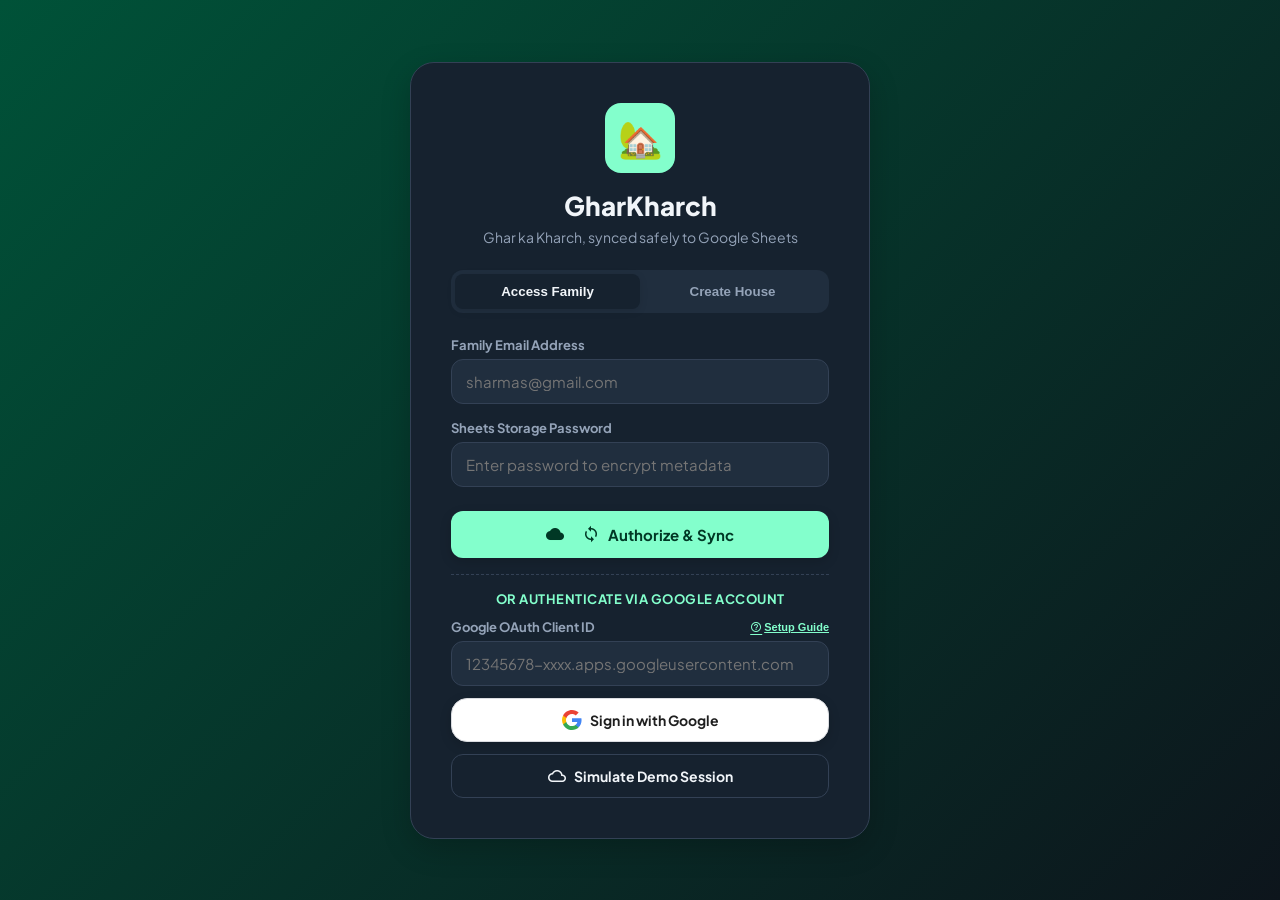
<file: index.html>
<!DOCTYPE html>
<html lang="en" data-theme="dark">
<head>
    <meta charset="UTF-8">
    <meta name="viewport" content="width=device-width, initial-scale=1.0">
    <title>GharKharch - Indian Household Expense Tracker & Google Sheets Backup Manager</title>
    
    <!-- Robust Search Engine Optimization (SEO) Meta Tags -->
    <meta name="description" content="Manage your household budget with GharKharch. Track category expenses daily, compare month-over-month spends in INR, and sync securely to Google Sheets backups.">
    <meta name="keywords" content="GharKharch, Expense Tracker, Indian Household Budget, Google Sheets Expense Tracker, Daily Spend Tracker, Home Accounts Manager, INR Budgeting App">
    <meta name="author" content="GharKharch Team">
    <link rel="canonical" href="https://zone59501.github.io/gharkharch/">
    <link rel="icon" type="image/png" href="https://img.icons8.com/emoji/96/home-emoji.png">
    <script src="https://accounts.google.com/gsi/client" async defer></script>

    <!-- Open Graph / Meta Protocol for Rich Snippets -->
    <meta property="og:type" content="website">
    <meta property="og:url" content="https://zone59501.github.io/gharkharch/">
    <meta property="og:title" content="GharKharch - Household Finance Tracker with Cloud Sheets Integration">
    <meta property="og:description" content="Elegant and modern offline-first Indian home spend database tracker. Log daily cash, card, and UPI transactions with instant visual analysis grids.">
    <meta property="og:image" content="https://images.unsplash.com/photo-1559526324-4b87b5e36e44?auto=format&fit=crop&q=80&w=1200&h=630">

    <!-- Twitter Cards Integration -->
    <meta name="twitter:card" content="summary_large_image">
    <meta name="twitter:title" content="GharKharch - Daily Household budgeting">
    <meta name="twitter:description" content="Offline-first INR budget with custom responsive Material 3 UI.">
    <meta name="twitter:image" content="https://images.unsplash.com/photo-1559526324-4b87b5e36e44?auto=format&fit=crop&q=80&w=1200&h=630">

    <!-- Structured JSON-LD Metadata (Schema.org Schema) -->
    <script type="application/ld+json">
    {
      "@context": "https://schema.org",
      "@type": "WebApplication",
      "name": "GharKharch",
      "description": "An offline-first household expense tracker tailored for Indian homes with category budgets, analytics, and automated Google Sheets sync.",
      "applicationCategory": "FinanceApplication",
      "operatingSystem": "All",
      "offers": {
        "@type": "Offer",
        "price": "0.00",
        "priceCurrency": "INR"
      },
      "featureList": [
        "Interactive Monthly Spends Dashboard",
        "Automated Google Sheets Cloud Sync",
        "Indian Commas Currency System Formatting",
        "Detailed Categorized Domestic Budgets",
        "UPI and Cash Payment Method Trackers"
      ]
    }
    </script>

    <!-- UI Materials and System Style Embeds -->
    <link href="https://fonts.googleapis.com/icon?family=Material+Icons" rel="stylesheet">
    <link rel="stylesheet" href="css/style.css">
</head>
<body>

    <!-- 1. AUTHENTICATION SHELL WRAPPER -->
    <div id="auth-screen-root" class="auth-container">
        <main class="auth-card" aria-label="Credential Portal">
            <div class="auth-logo-badge" aria-hidden="true">🏡</div>
            <h1 class="auth-title">GharKharch</h1>
            <p class="auth-subtitle">Ghar ka Kharch, synced safely to Google Sheets</p>

            <div class="auth-tab-switch" role="tablist">
                <button id="tab-login" class="auth-tab-btn active" role="tab" aria-selected="true">Access Family</button>
                <button id="tab-signup" class="auth-tab-btn" role="tab" aria-selected="false">Create House</button>
            </div>

            <form id="auth-form" novalidate>
                <div class="form-group" id="name-group" style="display: none;">
                    <label class="form-label" for="auth-name">Family Head/Name</label>
                    <input type="text" id="auth-name" class="input-field" placeholder="Sharma Household / Rajesh Kumar">
                </div>

                <div class="form-group">
                    <label class="form-label" for="auth-email">Family Email Address</label>
                    <input type="email" id="auth-email" class="input-field" placeholder="sharmas@gmail.com" required>
                </div>

                <div class="form-group">
                    <label class="form-label" for="auth-password">Sheets Storage Password</label>
                    <input type="password" id="auth-password" class="input-field" placeholder="Enter password to encrypt metadata" required>
                </div>

                <button type="submit" id="auth-submit-btn" class="btn-primary" style="margin-top:24px;">
                    <i class="material-icons" style="font-size:18px;">cloud_sync</i>
                    <span id="submit-btn-text">Authorize & Sync</span>
                </button>
            </form>

            <!-- Google OAuth Sign-In Panel -->
            <div class="google-auth-section" style="margin-top: 16px; border-top: 1px dashed var(--outline); padding-top: 16px; width: 100%;">
                <p class="auth-subtitle" style="margin-bottom: 12px; font-weight: 700; font-size: 13px; text-transform: uppercase; letter-spacing: 0.5px; color: var(--primary);">
                    Or Authenticate via Google Account
                </p>
                
                <div class="form-group" style="margin-bottom: 12px;">
                    <div style="display:flex; justify-content:space-between; align-items:center; margin-bottom: 6px;">
                        <label class="form-label" for="google-client-input" style="margin-bottom:0;">Google OAuth Client ID</label>
                        <button type="button" id="toggle-client-info" style="background:none; border:none; color:var(--primary); font-size:11px; font-weight:700; cursor:pointer; text-decoration:underline; display:inline-flex; align-items:center; gap:2px;">
                            <i class="material-icons" style="font-size:12px;">help_outline</i> Setup Guide
                        </button>
                    </div>
                    <input type="text" id="google-client-input" class="input-field" placeholder="12345678-xxxx.apps.googleusercontent.com">
                    
                    <div id="client-info-box" style="display:none; background: var(--surface-variant); padding: 12px; border-radius: var(--radius-md); margin-top: 8px; border: 1px solid var(--outline); font-size: 11px; line-height: 1.5; color: var(--on-surface-variant);">
                        <strong>3 Simple Steps to Create your Client ID:</strong>
                        <ol style="margin-top: 6px; padding-left: 14px;">
                            <li>Visit <a href="https://console.cloud.google.com/" target="_blank" style="color:var(--primary); font-weight:700; text-decoration: underline;">Google Cloud Console</a>.</li>
                            <li>Enable <strong>Google Sheets API</strong> &amp; <strong>Google Drive API</strong> inside your API Library.</li>
                            <li>Go to credentials, click <strong>Create Credentials &gt; OAuth client ID</strong> (Web application) and add <code style="font-family: var(--font-mono); background: rgba(255,255,255,0.08); padding: 2px 4px; border-radius: 4px;" id="current-origin-placeholder">http://localhost</code> to <strong>Authorized JavaScript origins</strong>.</li>
                        </ol>
                    </div>
                </div>

                <button type="button" id="google-signin-btn" class="btn-primary" style="background-color: #ffffff; color: #1f1f1f; display: flex; align-items: center; justify-content: center; gap: 8px; margin-top: 8px; border: 1px solid #dadce0; width: 100%; height:44px; border-radius:var(--radius-lg); cursor:pointer;">
                    <svg width="20" height="20" viewBox="0 0 18 18" style="flex-shrink:0;">
                        <path fill="#4285F4" d="M17.6 9.2c0-.6-.05-1.2-.15-1.8H9v3.4h4.8c-.2 1.1-.8 2-1.8 2.6v2.2h2.9c1.7-1.6 2.7-3.9 2.7-6.4z"/>
                        <path fill="#34A853" d="M9 18c2.4 0 4.5-.8 6-2.2l-2.9-2.2c-.8.5-1.8.9-3.1.9-2.4 0-4.4-1.6-5.1-3.8H1v2.3C2.5 16 5.5 18 9 18z"/>
                        <path fill="#FBBC05" d="M3.9 10.7c-.2-.5-.3-1.1-.3-1.7s.1-1.2.3-1.7V5H1C.4 6.2 0 7.6 0 9s.4 2.8 1 4l2.9-2.3z"/>
                        <path fill="#EA4335" d="M9 3.6c1.3 0 2.5.5 3.4 1.3l2.6-2.6C13.4 1 11.4 0 9 0 5.5 0 2.5 2 1 5l2.9 2.3c.7-2.2 2.7-3.7 5.1-3.7z"/>
                    </svg>
                    <span style="font-family: inherit; font-size: 14px; font-weight: 700; color:#1f1f1f;">Sign in with Google</span>
                </button>
            </div>

            <button id="auth-demo-btn" class="btn-outline" style="margin-top: 12px; width: 100%;">
                <i class="material-icons" style="font-size:18px;">cloud_queue</i>
                <span>Simulate Demo Session</span>
            </button>
        </main>
    </div>

    <!-- 2. FULL INTERNAL APP SHELL WRAPPER (HIDDEN UNTIL AUTHENTICATED) -->
    <div id="app-screen-root" class="app-container" style="display: none;">
        
        <!-- Sidebar Navigation (Desktop Device Sizes) -->
        <nav class="sidebar" aria-label="Primary Navigation">
            <div>
                <div class="brand-wrapper">
                    <span class="brand-logo" aria-hidden="true">🏡</span>
                    <span class="brand-title">GharKharch</span>
                </div>
                <ul class="nav-links">
                    <li><a href="#" class="nav-item active" data-target="dashboard-page"><i class="material-icons">dashboard</i>Dashboard</a></li>
                    <li><a href="#" class="nav-item" data-target="reports-page"><i class="material-icons">history</i>Family Logs</a></li>
                    <li><a href="#" class="nav-item" data-target="settings-page"><i class="material-icons">settings</i>Settings</a></li>
                </ul>
            </div>
            
            <div class="nav-footer">
                <div class="user-profile-badge">
                    <div id="user-avatar" class="user-avatar">?</div>
                    <div class="user-meta-info">
                        <span id="user-display-name" class="user-meta-name">Loading...</span>
                        <span id="user-display-email" class="user-meta-email">Loading...</span>
                    </div>
                </div>
            </div>
        </nav>

        <!-- Right Side Panel Host -->
        <div class="main-wrapper">
            <header class="top-header">
                <div class="header-meta">
                    <h2 id="top-title" style="font-size:18px; font-weight:800;">Household Dashboard</h2>
                </div>
                <div class="header-action-panel">
                    <span id="clock-timestamp" style="font-size:12px; font-weight:700; color:var(--on-surface-variant); background:var(--surface-variant); padding:6px 12px; border-radius: var(--radius-sm);">UTC CLOCK</span>
                    <button id="theme-toggle-btn" class="btn-icon" aria-label="Toggle visual theme">
                        <i class="material-icons">light_mode</i>
                    </button>
                </div>
            </header>

            <!-- A. DASHBOARD VIEW PAGE -->
            <main id="dashboard-page" class="page-view active" aria-label="Dashboard Overview">
                
                <!-- Quick onboarding banner if expenses lists are empty -->
                <section id="onboarding-card" class="onboard-dialog" style="display: none;" aria-label="Onboarding Banner">
                    <h3 class="onboard-title">Namaste! Welcome to GharKharch 🏡</h3>
                    <p class="onboard-desc">Ready to sync your monthly household budget? Prepopulate realistic domestic spends instantly or log your own expenses manually.</p>
                    <div class="onboard-actions">
                        <button id="onboard-demo-btn" class="btn-primary" style="width: auto; padding: 10px 20px;"><i class="material-icons">bolt</i>Load Preset Dataset</button>
                        <button id="onboard-add-btn" class="btn-outline" style="width: auto; margin-top:0;"><i class="material-icons">add</i>Add First Spend</button>
                    </div>
                </section>

                <!-- Metrics Counter Cards -->
                <section class="dashboard-grid" aria-label="Totals Counters">
                    <div class="metric-card today">
                        <div class="metric-header">
                            <span>TODAY SPENT</span>
                            <i class="material-icons" style="font-size:16px;">calendar_today</i>
                        </div>
                        <div id="metric-today-val" class="metric-value">₹0</div>
                    </div>
                    <div class="metric-card week">
                        <div class="metric-header">
                            <span>WEEKLY TOTAL</span>
                            <i class="material-icons" style="font-size:16px;">date_range</i>
                        </div>
                        <div id="metric-week-val" class="metric-value">₹0</div>
                    </div>
                    <div class="metric-card month">
                        <div class="metric-header" style="justify-content: space-between;">
                            <span>MONTH TOTAL</span>
                            <i class="material-icons" style="font-size:16px; color:var(--primary);">trending_up</i>
                        </div>
                        <div id="metric-month-val" class="metric-value">₹0</div>
                        <div id="metric-mom-indicator" class="indicator-row">
                            <!-- Populated Dynamically -->
                        </div>
                    </div>
                </section>

                <!-- Analytics Graphs Grid layout -->
                <section class="chart-container-row" aria-label="Spend Analytics Charts">
                    <div class="graph-card">
                        <h3 class="graph-title">Category Spends (This Month)</h3>
                        <div class="chart-donut-box">
                            <div class="donut-svg-col">
                                <svg width="150" height="150" viewBox="0 0 42 42" id="donut-chart-svg">
                                    <circle class="donut-hole" cx="21" cy="21" r="15.915" fill="transparent"></circle>
                                    <circle class="donut-ring" cx="21" cy="21" r="15.915" fill="transparent" stroke="var(--outline)" stroke-width="3"></circle>
                                    <!-- Dynamic segments appended in code -->
                                </svg>
                                <div class="donut-center-text">
                                    <span id="chart-total-outlay" class="donut-center-val">₹0</span>
                                    <span class="donut-center-lbl">Spent</span>
                                </div>
                            </div>
                            <div id="donut-legend" class="donut-legend-col">
                                <!-- Appended Dynamically -->
                            </div>
                        </div>
                    </div>

                    <div class="graph-card">
                        <h3 class="graph-title">Daily Trend (Last 7 Days)</h3>
                        <div id="bar-chart-bars" class="bar-chart-box">
                            <!-- Row of columns generated in JS -->
                        </div>
                    </div>
                </section>

                <section class="graph-card" aria-label="Spending Analysis">
                    <h3 class="graph-title">🔥 Major Expense Areas This Month</h3>
                    <div id="top-ranks-root" class="top-spending-ranks">
                        <!-- Dynamic ranks generated in JS -->
                    </div>
                </section>
            </main>

            <!-- B. REPORTS AND TRANSACTION LOGS -->
            <main id="reports-page" class="page-view" aria-label="Transaction Audit Records">
                <header style="margin-bottom:20px;">
                    <h2 style="font-size:22px; font-weight:800;">Household Ledger</h2>
                    <p style="font-size:13px; color:var(--on-surface-variant);">Filter, search, or review your transactions stored in safe sandboxed Room buffers.</p>
                </header>

                <section class="list-filters-toolbar" aria-label="Filters Panel">
                    <div class="search-icon-box">
                        <i class="material-icons">search</i>
                        <input type="text" id="filter-search" class="input-field" placeholder="Search notes or items...">
                    </div>
                    <select id="filter-category" class="input-field" aria-label="Filter expenses by Category">
                        <option value="">All Categories</option>
                        <!-- Filled in JS -->
                    </select>
                    <select id="filter-payment" class="input-field" aria-label="Filter expenses by Payment Method">
                        <option value="">All Payments</option>
                        <option value="UPI">UPI</option>
                        <option value="Cash">Cash</option>
                        <option value="Card">Card</option>
                        <option value="NetBanking">NetBanking</option>
                    </select>
                </section>

                <!-- Transactions table container -->
                <section class="table-scroller" aria-label="Expense Entries list">
                    <div id="expenses-scroller-root" class="expense-rows-container">
                        <!-- Populated inside app.js -->
                    </div>
                </section>
            </main>

            <!-- C. CONFIGURATION SETTINGS & LIVE CONSOLE TERMINAL -->
            <main id="settings-page" class="page-view" aria-label="Configuration System Settings">
                <div class="settings-grid">
                    
                    <div>
                        <!-- Google Sheets Core Module Setup -->
                        <section class="settings-group-card" aria-labelledby="sheets-config-title">
                            <h3 id="sheets-config-title" class="settings-title" style="margin-bottom:16px;">
                                <i class="material-icons" style="font-size:16px; vertical-align:middle; margin-right:4px;">cloud</i>Google Sheets Vault Backup
                            </h3>
                            
                            <div class="settings-meta-row">
                                <div class="settings-meta-label">Connected Family Member:</div>
                                <div id="settings-user-name" class="settings-meta-val">-</div>
                            </div>
                            <div class="settings-meta-row">
                                <div class="settings-meta-label">Family Registered Email:</div>
                                <div id="settings-user-email" class="settings-meta-val">-</div>
                            </div>
                            <div class="settings-meta-row" style="margin-bottom:24px;">
                                <div class="settings-meta-label">Active Backup Spreadsheet Registry ID:</div>
                                <div id="settings-spreadsheet-id" class="settings-meta-val" style="color:var(--primary); font-weight:700;">-</div>
                            </div>

                            <div class="settings-actions-panel">
                                <button id="sync-now-btn" class="btn-primary" style="flex:1;">
                                    <i class="material-icons">cloud_sync</i>Sync Now
                                </button>
                                <button id="logout-btn" class="btn-outline" style="flex:1; border-color:var(--tertiary); color:var(--tertiary); margin-top:0;">
                                    <i class="material-icons" style="color:var(--tertiary);">logout</i>Sign Out Profile
                                </button>
                            </div>
                        </section>

                        <!-- Custom OAuth configuration and database helper presets -->
                        <section class="settings-group-card" aria-label="Advanced settings">
                            <h3 class="settings-title" style="margin-bottom:16px;"><i class="material-icons" style="font-size:16px; vertical-align:middle; margin-right:4px;">vpn_key</i>Developers Token Options</h3>
                            <div class="form-group">
                                <label class="form-label" for="custom-oauth-token">Google Cloud Access Token</label>
                                <input type="password" id="custom-oauth-token" class="input-field" placeholder="Paste actual Google Bearer OAuth Access token">
                                <p style="font-size:11px; color:var(--on-surface-variant); margin-top:4px;">Leave empty to preserve our safe sandbox cloud emulator simulation sync which requires no Google APIs setup.</p>
                            </div>

                            <hr style="border:none; border-top:1px solid var(--outline); margin: 20px 0;">

                            <h4 style="font-size:14px; font-weight:700; margin-bottom:10px;">Preserve / Seed Backup Controls:</h4>
                            <div class="settings-actions-panel" style="margin-top:0;">
                                <button id="seed-data-btn" class="btn-outline" style="margin-top:0; border-color: var(--primary); color:var(--primary); flex:1;"><i class="material-icons" style="color:var(--primary);">library_add</i>Seed Preset Data</button>
                                <button id="wipe-data-btn" class="btn-outline" style="margin-top:0; border-color:var(--tertiary); color:var(--tertiary); flex:1;"><i class="material-icons" style="color:var(--tertiary);">delete_sweep</i>Wipe & Clear All Spends</button>
                            </div>
                        </section>
                    </div>

                    <!-- Monospace live sheets log terminal console -->
                    <section class="terminal-block" aria-labelledby="terminal-head">
                        <div class="terminal-header">
                            <h3 id="terminal-head" class="terminal-title">Google Sheets Live Terminal</h3>
                            <div id="terminal-beacon" class="terminal-node-beac"></div>
                        </div>
                        <div id="terminal-scroller" class="terminal-scroller-box">
                            <!-- Appended dynamically in real time -->
                        </div>
                    </section>
                </div>
            </main>
        </div>

        <!-- Float FAB quick add button -->
        <button id="global-fab-btn" class="fab-quick-add" aria-label="Aesthetic Quick Add Transaction" title="Log Spending">
            <i class="material-icons">add</i>
        </button>

        <!-- Dynamic Mobile bottom navigation bar -->
        <nav class="navigator-mobile-bar" aria-label="Mobile Navigator Grid">
            <div class="navigator-mobile-row">
                <button class="navigator-mobile-btn active" data-target="dashboard-page" aria-label="Dashboard Layout"><i class="material-icons">dashboard</i>Dashboard</button>
                <button class="navigator-mobile-btn" data-target="reports-page" aria-label="Ledger list"><i class="material-icons">history</i>Logs</button>
                <button class="navigator-mobile-btn" data-target="settings-page" aria-label="System config settings"><i class="material-icons">settings</i>Settings</button>
            </div>
        </nav>
    </div>

    <!-- 3. DIALOG MODALS -->
    <!-- Log Spend modal dialog form -->
    <div id="spend-modal" class="modal-backdrop" role="dialog" aria-modal="true" aria-labelledby="spend-modal-title">
        <div class="modal-card">
            <header class="modal-header">
                <h3 id="spend-modal-title" class="modal-title">Log New Spending Transaction</h3>
                <button class="modal-close-btn" id="close-spend-modal" aria-label="Close dialog"><i class="material-icons">close</i></button>
            </header>
            <form id="spend-form">
                <input type="hidden" id="edit-id-field">
                
                <div class="form-group">
                    <label class="form-label" for="spend-amount">Amount (Indian Rupees ₹)</label>
                    <input type="number" id="spend-amount" class="input-field" placeholder="e.g. 1500" min="1" step="any" required>
                </div>

                <div class="form-group">
                    <label class="form-label" for="spend-category">Household Category</label>
                    <select id="spend-category" class="input-field" required>
                        <!-- Category Options filled in JS -->
                    </select>
                </div>

                <div class="form-group">
                    <label class="form-label" for="spend-date">Transaction Date</label>
                    <input type="date" id="spend-date" class="input-field" required>
                </div>

                <div class="form-group">
                    <label class="form-label" for="spend-payment">Payment Mode</label>
                    <select id="spend-payment" class="input-field">
                        <option value="UPI">UPI Payment</option>
                        <option value="Cash">Cash Handover</option>
                        <option value="Card">Credit/Debit Card</option>
                        <option value="NetBanking">NetBanking / IME</option>
                    </select>
                </div>

                <div class="form-group">
                    <label class="form-label" for="spend-note">Description Notes</label>
                    <input type="text" id="spend-note" class="input-field" placeholder="e.g. Reliance Smart weekly vegetables and dry pulses">
                </div>

                <div class="modal-footer">
                    <button type="button" class="btn-outline" id="cancel-spend-modal" style="width:auto; margin-top:0;">Cancel</button>
                    <button type="submit" class="btn-primary" style="width:auto;">Save Log</button>
                </div>
            </form>
        </div>
    </div>

    <!-- Loading Screen or error state overlay -->
    <div id="toast-notify-root" style="position:fixed; bottom:24px; left:50%; transform:translateX(-50%); background:#333; color:#fff; padding:10px 20px; border-radius:var(--radius-md); font-size:13px; font-weight:700; z-index:200; opacity:0; pointer-events:none; transition:var(--transition-smooth);">
        Welcome Toast
    </div>

    <!-- Scripts importing state and actions -->
    <script src="js/store.js"></script>
    <script src="js/sheets-sync.js"></script>
    <script src="js/app.js"></script>
</body>
</html>
</file>
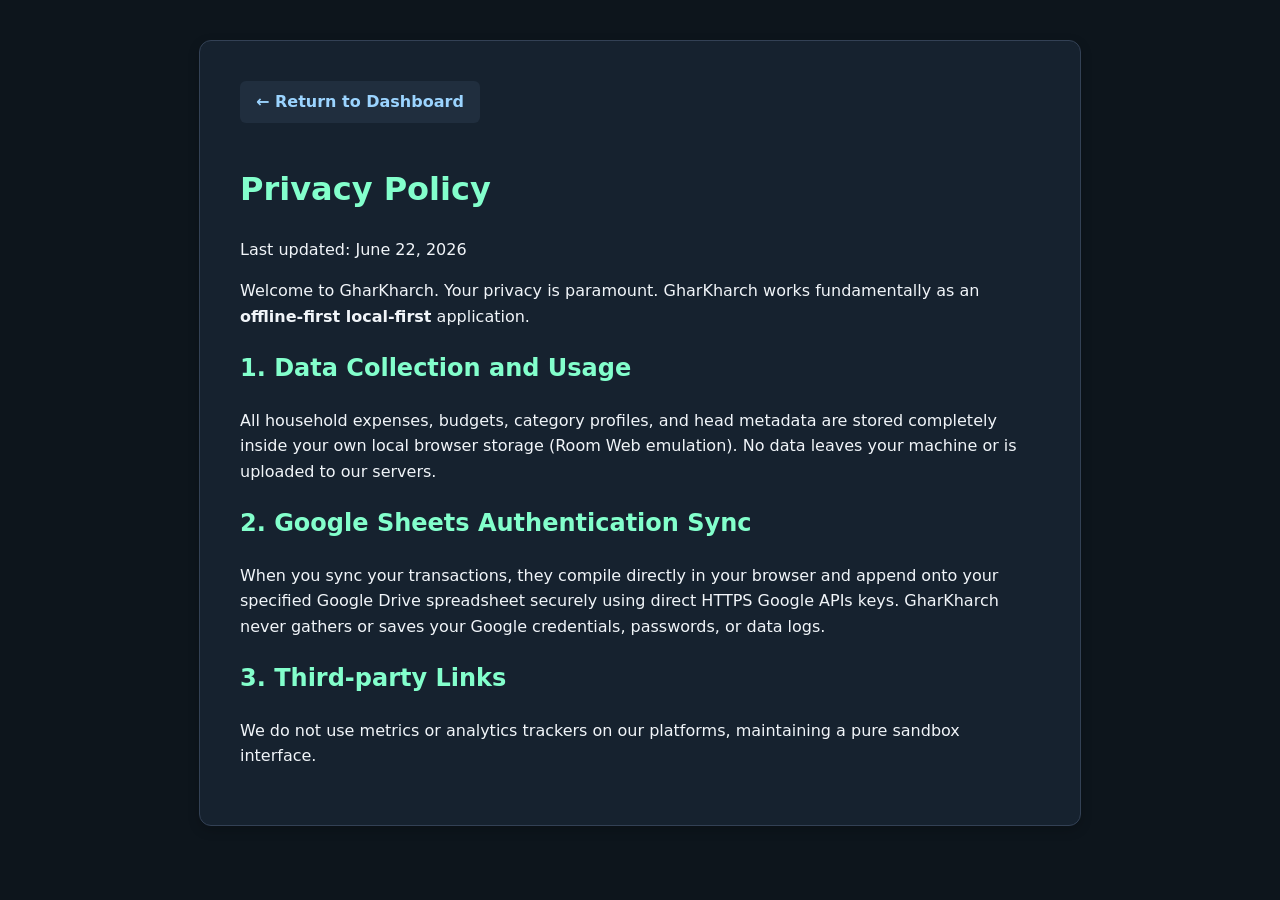
<file: pages/privacy.html>
<!DOCTYPE html>
<html lang="en">
<head>
    <meta charset="UTF-8">
    <meta name="viewport" content="width=device-width, initial-scale=1.0">
    <title>Privacy Policy - GharKharch</title>
    <style>
        body {
            font-family: system-ui, -apple-system, sans-serif;
            background-color: #0d151c;
            color: #f1f5f9;
            line-height: 1.6;
            margin: 0;
            padding: 40px 20px;
        }
        .container {
            max-width: 800px;
            margin: 0 auto;
            background: #16222f;
            padding: 40px;
            border-radius: 12px;
            border: 1px solid #334155;
            box-shadow: 0 4px 12px rgba(0,0,0,0.2);
        }
        h1, h2 {
            color: #83ffcc;
        }
        a {
            color: #9bd4ff;
            text-decoration: none;
        }
        a:hover {
            text-decoration: underline;
        }
        .back-btn {
            display: inline-block;
            margin-bottom: 20px;
            background: #202e3e;
            padding: 8px 16px;
            border-radius: 6px;
            font-weight: bold;
        }
    </style>
</head>
<body>
    <div class="container">
        <a href="../index.html" class="back-btn">&larr; Return to Dashboard</a>
        <h1>Privacy Policy</h1>
        <p>Last updated: June 22, 2026</p>
        <p>Welcome to GharKharch. Your privacy is paramount. GharKharch works fundamentally as an <strong>offline-first local-first</strong> application.</p>
        
        <h2>1. Data Collection and Usage</h2>
        <p>All household expenses, budgets, category profiles, and head metadata are stored completely inside your own local browser storage (Room Web emulation). No data leaves your machine or is uploaded to our servers.</p>
        
        <h2>2. Google Sheets Authentication Sync</h2>
        <p>When you sync your transactions, they compile directly in your browser and append onto your specified Google Drive spreadsheet securely using direct HTTPS Google APIs keys. GharKharch never gathers or saves your Google credentials, passwords, or data logs.</p>

        <h2>3. Third-party Links</h2>
        <p>We do not use metrics or analytics trackers on our platforms, maintaining a pure sandbox interface.</p>
    </div>
</body>
</html>
</file>
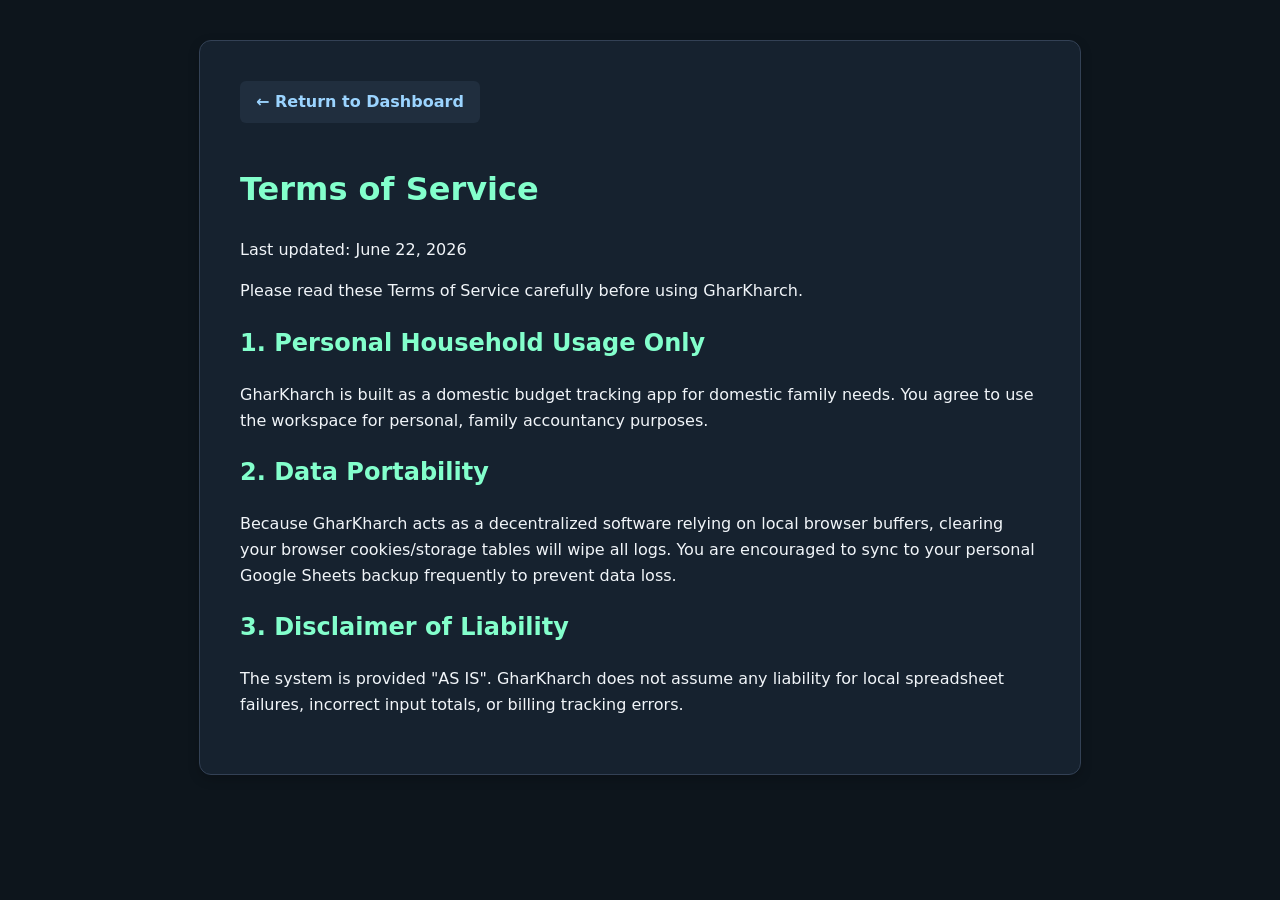
<file: pages/terms.html>
<!DOCTYPE html>
<html lang="en">
<head>
    <meta charset="UTF-8">
    <meta name="viewport" content="width=device-width, initial-scale=1.0">
    <title>Terms of Service - GharKharch</title>
    <style>
        body {
            font-family: system-ui, -apple-system, sans-serif;
            background-color: #0d151c;
            color: #f1f5f9;
            line-height: 1.6;
            margin: 0;
            padding: 40px 20px;
        }
        .container {
            max-width: 800px;
            margin: 0 auto;
            background: #16222f;
            padding: 40px;
            border-radius: 12px;
            border: 1px solid #334155;
            box-shadow: 0 4px 12px rgba(0,0,0,0.2);
        }
        h1, h2 {
            color: #83ffcc;
        }
        a {
            color: #9bd4ff;
            text-decoration: none;
        }
        a:hover {
            text-decoration: underline;
        }
        .back-btn {
            display: inline-block;
            margin-bottom: 20px;
            background: #202e3e;
            padding: 8px 16px;
            border-radius: 6px;
            font-weight: bold;
        }
    </style>
</head>
<body>
    <div class="container">
        <a href="../index.html" class="back-btn">&larr; Return to Dashboard</a>
        <h1>Terms of Service</h1>
        <p>Last updated: June 22, 2026</p>
        <p>Please read these Terms of Service carefully before using GharKharch.</p>
        
        <h2>1. Personal Household Usage Only</h2>
        <p>GharKharch is built as a domestic budget tracking app for domestic family needs. You agree to use the workspace for personal, family accountancy purposes.</p>
        
        <h2>2. Data Portability</h2>
        <p>Because GharKharch acts as a decentralized software relying on local browser buffers, clearing your browser cookies/storage tables will wipe all logs. You are encouraged to sync to your personal Google Sheets backup frequently to prevent data loss.</p>

        <h2>3. Disclaimer of Liability</h2>
        <p>The system is provided "AS IS". GharKharch does not assume any liability for local spreadsheet failures, incorrect input totals, or billing tracking errors.</p>
    </div>
</body>
</html>
</file>
<file: css/style.css>
/*
 * GharKharch - Modern Material 3 (M3) Adaptive CSS Framework
 * Supports responsive fluid layout, dynamic dark/light transitions, glass card surfaces,
 * bottom navigation for compact screen Class sizes, and active wide desktop sidebar widgets.
 */

@import url('https://fonts.googleapis.com/css2?family=Plus+Jakarta+Sans:wght@300;400;500;600;700;800&family=JetBrains+Mono:wght@400;700&display=swap');

:root {
    /* Color Scheme Light Preset */
    --primary-light: #00668b;
    --on-primary-light: #ffffff;
    --primary-container-light: #c4e7ff;
    --on-primary-container-light: #001e2c;
    --secondary-light: #4c6270;
    --secondary-container-light: #cfe6f7;
    --on-secondary-container-light: #0b1d26;
    --tertiary-light: #d32f2f;
    --background-light: #f8fafc;
    --surface-light: #ffffff;
    --surface-variant-light: #f1f5f9;
    --on-surface-light: #0f172a;
    --on-surface-variant-light: #475569;
    --outline-light: #cbd5e1;

    /* Color Scheme Dark Preset (Default) */
    --primary-dark: #83ffcc;
    --on-primary-dark: #003825;
    --primary-container-dark: #005238;
    --on-primary-container-dark: #a0ffd7;
    --secondary-dark: #9bd4ff;
    --secondary-container-dark: #1b2f42;
    --on-secondary-container-dark: #d2f0ff;
    --tertiary-dark: #ff8a80;
    --background-dark: #0d151c;
    --surface-dark: #16222f;
    --surface-variant-dark: #202e3e;
    --on-surface-dark: #f1f5f9;
    --on-surface-variant-dark: #94a3b8;
    --outline-dark: #334155;

    /* Active Dynamic CSS Variables (Switched by JS Theme Coordinator) */
    --primary: var(--primary-dark);
    --on-primary: var(--on-primary-dark);
    --primary-container: var(--primary-container-dark);
    --on-primary-container: var(--on-primary-container-dark);
    --secondary: var(--secondary-dark);
    --secondary-container: var(--secondary-container-dark);
    --on-secondary-container: var(--on-secondary-container-dark);
    --tertiary: var(--tertiary-dark);
    --background: var(--background-dark);
    --surface: var(--surface-dark);
    --surface-variant: var(--surface-variant-dark);
    --on-surface: var(--on-surface-dark);
    --on-surface-variant: var(--on-surface-variant-dark);
    --outline: var(--outline-dark);

    /* Elevations & Radii */
    --radius-xs: 4px;
    --radius-sm: 8px;
    --radius-md: 12px;
    --radius-lg: 16px;
    --radius-xl: 24px;
    --transition-smooth: all 0.3s cubic-bezier(0.4, 0, 0.2, 1);
    --font-sans: 'Plus Jakarta Sans', system-ui, -apple-system, sans-serif;
    --font-mono: 'JetBrains Mono', 'Courier New', monospace;
}

/* Light Theme overrides */
[data-theme="light"] {
    --primary: var(--primary-light);
    --on-primary: var(--on-primary-light);
    --primary-container: var(--primary-container-light);
    --on-primary-container: var(--on-primary-container-light);
    --secondary: var(--secondary-light);
    --secondary-container: var(--secondary-container-light);
    --on-secondary-container: var(--on-secondary-container-light);
    --tertiary: var(--tertiary-light);
    --background: var(--background-light);
    --surface: var(--surface-light);
    --surface-variant: var(--surface-variant-light);
    --on-surface: var(--on-surface-light);
    --on-surface-variant: var(--on-surface-variant-light);
    --outline: var(--outline-light);
}

* {
    margin: 0;
    padding: 0;
    box-sizing: border-box;
    -webkit-font-smoothing: antialiased;
}

body {
    font-family: var(--font-sans);
    background-color: var(--background);
    color: var(--on-surface);
    transition: var(--transition-smooth);
    min-height: 100vh;
    display: flex;
    overflow-x: hidden;
}

/* Layout Engine */
.app-container {
    display: flex;
    width: 100vw;
    min-height: 100vh;
}

/* Sidebar Navigation Drawer (Tablet & Desktop) */
.sidebar {
    width: 280px;
    background-color: var(--surface);
    border-right: 1px solid var(--outline);
    padding: 24px 16px;
    display: flex;
    flex-direction: column;
    justify-content: space-between;
    flex-shrink: 0;
    transition: var(--transition-smooth);
    z-index: 10;
}

.brand-wrapper {
    display: flex;
    align-items: center;
    gap: 12px;
    margin-bottom: 32px;
    padding-left: 8px;
}

.brand-logo {
    font-size: 28px;
}

.brand-title {
    font-size: 20px;
    font-weight: 800;
    color: var(--primary);
    letter-spacing: -0.5px;
}

.nav-links {
    list-style: none;
    display: flex;
    flex-direction: column;
    gap: 8px;
}

.nav-item {
    display: flex;
    align-items: center;
    gap: 16px;
    padding: 14px 16px;
    border-radius: var(--radius-lg);
    color: var(--on-surface-variant);
    font-weight: 600;
    text-decoration: none;
    cursor: pointer;
    transition: var(--transition-smooth);
    font-size: 15px;
}

.nav-item i {
    font-size: 22px;
}

.nav-item:hover {
    background-color: var(--surface-variant);
    color: var(--on-surface);
}

.nav-item.active {
    background-color: var(--primary-container);
    color: var(--on-primary-container);
}

.nav-footer {
    display: flex;
    flex-direction: column;
    gap: 12px;
    padding-top: 16px;
    border-top: 1px solid var(--outline);
}

.user-profile-badge {
    display: flex;
    align-items: center;
    gap: 12px;
    padding: 8px;
    border-radius: var(--radius-md);
    background-color: var(--surface-variant);
}

.user-avatar {
    width: 36px;
    height: 36px;
    border-radius: 50%;
    background-color: var(--primary);
    color: var(--on-primary);
    display: flex;
    align-items: center;
    justify-content: center;
    font-weight: bold;
    font-size: 14px;
}

.user-meta-info {
    display: flex;
    flex-direction: column;
    overflow: hidden;
}

.user-meta-name {
    font-weight: bold;
    font-size: 13px;
    white-space: nowrap;
    text-overflow: ellipsis;
    overflow: hidden;
}

.user-meta-email {
    font-size: 11px;
    color: var(--on-surface-variant);
    white-space: nowrap;
    text-overflow: ellipsis;
    overflow: hidden;
}

/* MAIN VIEW CONTENT AREA */
.main-wrapper {
    flex-grow: 1;
    display: flex;
    flex-direction: column;
    overflow-y: auto;
    overflow-x: hidden;
    height: 100vh;
    padding-bottom: 80px; /* Spacers for Mobile Float Tab bar */
}

/* Custom Header Bar */
.top-header {
    height: 70px;
    border-bottom: 1px solid var(--outline);
    display: flex;
    align-items: center;
    justify-content: space-between;
    padding: 0 32px;
    background-color: var(--surface);
    position: sticky;
    top: 0;
    z-index: 5;
}

.header-meta {
    font-weight: 500;
}

.header-action-panel {
    display: flex;
    align-items: center;
    gap: 16px;
}

.btn-icon {
    width: 40px;
    height: 40px;
    border-radius: 50%;
    border: none;
    background-color: var(--surface-variant);
    color: var(--on-surface);
    display: flex;
    align-items: center;
    justify-content: center;
    cursor: pointer;
    transition: var(--transition-smooth);
}

.btn-icon:hover {
    background-color: var(--outline);
    transform: scale(1.05);
}

/* Page host layout containers */
.page-view {
    padding: 32px;
    max-width: 1100px;
    margin: 0 auto;
    width: 100%;
    display: none;
}

.page-view.active {
    display: block;
    animation: fadeIn 0.35s ease-out;
}

@keyframes fadeIn {
    from { opacity: 0; transform: translateY(10px); }
    to { opacity: 1; transform: translateY(0); }
}

/* AUTHENTICATION ROUTING SCREEN */
.auth-container {
    width: 100%;
    min-height: 100vh;
    display: flex;
    align-items: center;
    justify-content: center;
    background: linear-gradient(135deg, var(--primary-container) 0%, var(--background) 100%);
    padding: 20px;
}

.auth-card {
    background-color: var(--surface);
    border-radius: var(--radius-xl);
    border: 1px solid var(--outline);
    padding: 40px;
    width: 100%;
    max-width: 460px;
    box-shadow: 0 10px 30px rgba(0, 0, 0, 0.2);
    text-align: center;
}

.auth-logo-badge {
    width: 70px;
    height: 70px;
    background-color: var(--primary);
    color: var(--on-primary);
    border-radius: var(--radius-lg);
    display: flex;
    align-items: center;
    justify-content: center;
    font-size: 36px;
    margin: 0 auto 16px auto;
}

.auth-title {
    font-size: 26px;
    font-weight: 800;
    color: var(--on-surface);
    margin-bottom: 6px;
}

.auth-subtitle {
    margin-bottom: 24px;
    font-size: 14px;
    color: var(--on-surface-variant);
}

.auth-tab-switch {
    display: flex;
    background-color: var(--surface-variant);
    padding: 4px;
    border-radius: var(--radius-md);
    margin-bottom: 24px;
}

.auth-tab-btn {
    flex: 1;
    border: none;
    background: transparent;
    color: var(--on-surface-variant);
    font-weight: 700;
    padding: 10px 14px;
    border-radius: var(--radius-sm);
    cursor: pointer;
    transition: var(--transition-smooth);
}

.auth-tab-btn.active {
    background-color: var(--surface);
    color: var(--on-surface);
    box-shadow: 0 2px 8px rgba(0,0,0,0.1);
}

.form-group {
    margin-bottom: 16px;
    text-align: left;
}

.form-label {
    display: block;
    font-size: 13px;
    font-weight: 700;
    margin-bottom: 6px;
    color: var(--on-surface-variant);
}

.input-field {
    width: 100%;
    padding: 12px 14px;
    border: 1.5px solid var(--outline);
    border-radius: var(--radius-md);
    font-family: var(--font-sans);
    font-size: 15px;
    background-color: var(--surface-variant);
    color: var(--on-surface);
    outline: none;
    transition: var(--transition-smooth);
}

.input-field:focus {
    border-color: var(--primary);
    box-shadow: 0 0 0 3px rgba(131, 255, 204, 0.25);
    background-color: var(--surface);
}

.btn-primary {
    width: 100%;
    padding: 14px;
    border: none;
    background-color: var(--primary);
    color: var(--on-primary);
    border-radius: var(--radius-md);
    font-family: var(--font-sans);
    font-weight: 700;
    font-size: 15px;
    cursor: pointer;
    transition: var(--transition-smooth);
    display: flex;
    align-items: center;
    justify-content: center;
    gap: 8px;
    box-shadow: 0 4px 12px rgba(0, 0, 0, 0.15);
}

.btn-primary:hover {
    opacity: 0.95;
    transform: translateY(-1px);
}

.btn-primary:active {
    transform: translateY(1px);
}

.btn-primary:disabled {
    background-color: var(--outline);
    color: var(--on-surface-variant);
    cursor: not-allowed;
    box-shadow: none;
}

.btn-outline {
    width: 100%;
    padding: 12px;
    border: 1.5px solid var(--outline);
    background-color: transparent;
    color: var(--on-surface);
    border-radius: var(--radius-md);
    font-family: var(--font-sans);
    font-weight: 700;
    font-size: 14px;
    cursor: pointer;
    transition: var(--transition-smooth);
    display: flex;
    align-items: center;
    justify-content: center;
    gap: 8px;
    margin-top: 12px;
}

.btn-outline:hover {
    background-color: var(--surface-variant);
    border-color: var(--on-surface-variant);
}

/* DASHBOARD PAGE WIDGETS */
.dashboard-grid {
    display: grid;
    grid-template-columns: repeat(3, 1fr);
    gap: 16px;
    margin-bottom: 24px;
}

.metric-card {
    background-color: var(--surface);
    border-radius: var(--radius-lg);
    border: 1px solid var(--outline);
    padding: 16px;
    display: flex;
    flex-direction: column;
    justify-content: space-between;
    height: 120px;
    box-shadow: 0 2px 4px rgba(0,0,0,0.05);
}

.metric-header {
    display: flex;
    justify-content: space-between;
    align-items: center;
    color: var(--on-surface-variant);
    font-size: 13px;
    font-weight: 700;
}

.metric-value {
    font-size: 24px;
    font-weight: 800;
    letter-spacing: -0.5px;
}

.metric-card.today .metric-value { color: var(--primary); }
.metric-card.week .metric-value { color: var(--secondary); }
.metric-card.month .metric-value { color: var(--on-surface); }

.indicator-row {
    display: flex;
    align-items: center;
    gap: 4px;
    font-size: 11px;
    font-weight: 700;
    margin-top: 2px;
}

.indicator-row.up { color: var(--tertiary); }
.indicator-row.down { color: #4CAF50; }

.onboard-dialog {
    background-color: var(--primary-container);
    color: var(--on-primary-container);
    border-radius: var(--radius-lg);
    padding: 24px;
    text-align: center;
    margin-bottom: 24px;
    border: 1px dashed var(--primary);
}

.onboard-title {
    font-size: 18px;
    font-weight: 800;
    margin-bottom: 8px;
}

.onboard-desc {
    font-size: 14px;
    margin-bottom: 16px;
    line-height: 1.5;
}

.onboard-actions {
    display: flex;
    justify-content: center;
    gap: 12px;
}

/* Charts & Graphs block */
.chart-container-row {
    display: grid;
    grid-template-columns: 1.2fr 1fr;
    gap: 24px;
    margin-bottom: 24px;
}

.graph-card {
    background-color: var(--surface);
    border: 1px solid var(--outline);
    border-radius: var(--radius-lg);
    padding: 20px;
}

.graph-title {
    font-size: 16px;
    font-weight: 800;
    margin-bottom: 16px;
    color: var(--on-surface);
}

/* SVG Custom Charts styling */
.chart-donut-box {
    display: flex;
    align-items: center;
    justify-content: space-around;
    min-height: 200px;
    gap: 16px;
}

.donut-svg-col {
    position: relative;
    width: 150px;
    height: 150px;
    display: flex;
    align-items: center;
    justify-content: center;
}

.donut-center-text {
    position: absolute;
    display: flex;
    flex-direction: column;
    align-items: center;
    text-align: center;
}

.donut-center-val {
    font-size: 16px;
    font-weight: 800;
}

.donut-center-lbl {
    font-size: 9px;
    color: var(--on-surface-variant);
    text-transform: uppercase;
    font-weight: 700;
}

.donut-legend-col {
    display: flex;
    flex-direction: column;
    gap: 6px;
    max-height: 200px;
    overflow-y: auto;
    padding-right: 4px;
    width: 160px;
}

.legend-item {
    display: flex;
    align-items: center;
    justify-content: space-between;
    font-size: 11px;
    font-weight: 600;
}

.legend-color-dot {
    width: 10px;
    height: 10px;
    border-radius: 50%;
    margin-right: 6px;
    flex-shrink: 0;
}

/* Custom SVG bar charts */
.bar-chart-box {
    display: flex;
    align-items: flex-end;
    justify-content: space-between;
    height: 180px;
    padding-top: 10px;
}

.bar-column {
    display: flex;
    flex-direction: column;
    align-items: center;
    flex: 1;
    gap: 6px;
}

.bar-pillar {
    width: 24px;
    background-color: var(--primary);
    border-radius: var(--radius-xs) var(--radius-xs) 0 0;
    transition: var(--transition-smooth);
    min-height: 4px;
    position: relative;
}

.bar-pillar:hover {
    opacity: 0.8;
}

.bar-tooltip {
    display: none;
    position: absolute;
    bottom: 100%;
    left: 50%;
    transform: translateX(-50%);
    background-color: #000;
    color: #fff;
    padding: 4px 6px;
    border-radius: var(--radius-xs);
    font-size: 9px;
    white-space: nowrap;
    font-family: var(--font-mono);
}

.bar-pillar:hover .bar-tooltip {
    display: block;
}

.bar-label {
    font-size: 11px;
    color: var(--on-surface-variant);
    font-weight: 700;
}

/* Category Top Spent Card layout */
.top-spending-ranks {
    margin-top: 12px;
}

.top-rank-item {
    display: flex;
    align-items: center;
    justify-content: space-between;
    padding: 10px 0;
    border-bottom: 1.5px solid var(--surface-variant);
}

.top-rank-item:last-child {
    border-bottom: none;
}

.rank-left-cluster {
    display: flex;
    align-items: center;
    gap: 12px;
}

.rank-item-icon-box {
    width: 36px;
    height: 36px;
    border-radius: var(--radius-sm);
    display: flex;
    align-items: center;
    justify-content: center;
}

.rank-item-title {
    font-weight: 700;
    font-size: 14px;
}

.rank-item-value {
    font-weight: 850;
    font-size: 14px;
}

/* HISTORY / REPORTS LIST LAYOUTS */
.list-filters-toolbar {
    display: grid;
    grid-template-columns: 1.5fr 1fr 1fr;
    gap: 12px;
    margin-bottom: 20px;
}

.search-icon-box {
    position: relative;
    display: flex;
    align-items: center;
}

.search-icon-box i {
    position: absolute;
    left: 12px;
    color: var(--on-surface-variant);
}

.search-icon-box .input-field {
    padding-left: 36px;
}

.table-scroller {
    width: 100%;
    border-radius: var(--radius-lg);
    border: 1px solid var(--outline);
    background-color: var(--surface);
    overflow: hidden;
}

.expense-rows-container {
    display: flex;
    flex-direction: column;
}

.expense-row-item {
    display: grid;
    grid-template-columns: 0.6fr 1.6fr 1.2fr 1fr 0.6fr;
    align-items: center;
    padding: 14px 20px;
    border-bottom: 1px solid var(--outline);
    transition: var(--transition-smooth);
}

.expense-row-item:last-child {
    border-bottom: none;
}

.expense-row-item:hover {
    background-color: var(--surface-variant);
}

.row-icon-span {
    width: 36px;
    height: 36px;
    border-radius: 50%;
    display: flex;
    align-items: center;
    justify-content: center;
}

.row-primary-txt {
    font-weight: 700;
    font-size: 14px;
}

.row-secondary-txt {
    font-size: 11px;
    color: var(--on-surface-variant);
}

.row-value {
    font-weight: 800;
    color: var(--tertiary);
    text-align: right;
    font-size: 15px;
}

.row-actions {
    display: flex;
    justify-content: flex-end;
    gap: 8px;
}

.btn-row-action {
    background: transparent;
    border: none;
    cursor: pointer;
    color: var(--on-surface-variant);
    padding: 4px;
    border-radius: 4px;
    transition: var(--transition-smooth);
}

.btn-row-action:hover {
    background-color: var(--surface-variant);
    color: var(--on-surface);
}

.no-records {
    padding: 48px;
    text-align: center;
    color: var(--on-surface-variant);
}

.no-records i {
    font-size: 48px;
    margin-bottom: 12px;
}

/* SETTINGS OPTIONS & LOG CONSOLE GRID */
.settings-grid {
    display: grid;
    grid-template-columns: 1.2fr 1fr;
    gap: 24px;
    margin-bottom: 24px;
}

.settings-group-card {
    background-color: var(--surface);
    border: 1px solid var(--outline);
    border-radius: var(--radius-lg);
    padding: 24px;
    margin-bottom: 24px;
}

.settings-header {
    display: flex;
    align-items: center;
    justify-content: space-between;
    margin-bottom: 16px;
}

.settings-title {
    font-size: 16px;
    font-weight: 800;
    color: var(--primary);
}

.settings-meta-row {
    font-size: 13px;
    margin-bottom: 14px;
}

.settings-meta-label {
    font-weight: 700;
    color: var(--on-surface);
    margin-bottom: 4px;
}

.settings-meta-val {
    color: var(--on-surface-variant);
    font-family: var(--font-mono);
    word-break: break-all;
}

.settings-actions-panel {
    display: flex;
    gap: 12px;
    margin-top: 16px;
}

/* MONOSPACED COMPOSE STYLE TERMINAL VIEW */
.terminal-block {
    background-color: #111;
    border: 1px solid #333;
    border-radius: var(--radius-lg);
    padding: 16px;
    color: #fff;
    font-family: var(--font-mono);
}

.terminal-header {
    display: flex;
    align-items: center;
    justify-content: space-between;
    margin-bottom: 12px;
}

.terminal-title {
    font-size: 13px;
    font-weight: 700;
    color: #4CAF50;
    letter-spacing: 0.5px;
}

.terminal-node-beac {
    width: 10px;
    height: 10px;
    border-radius: 50%;
    background-color: #888;
}

.terminal-node-beac.Syncing { background-color: #FFC107; animation: blink 1s infinite; }
.terminal-node-beac.Success { background-color: #4CAF50; }
.terminal-node-beac.Error { background-color: #F44336; }

@keyframes blink {
    0% { opacity: 0.3; }
    50% { opacity: 1; }
    100% { opacity: 0.3; }
}

.terminal-scroller-box {
    background-color: #050505;
    border-radius: var(--radius-sm);
    height: 180px;
    overflow-y: auto;
    padding: 12px;
    display: flex;
    flex-direction: column;
    gap: 6px;
}

.terminal-line {
    font-size: 11px;
    line-height: 1.4;
    word-break: break-all;
    white-space: pre-wrap;
}

.terminal-line.success-txt { color: #4CAF50; }
.terminal-line.error-txt { color: #f44336; }
.terminal-line.warn-txt { color: #ffb74d; }

/* MODAL CONTROL DIALOGS */
.modal-backdrop {
    position: fixed;
    top: 0;
    left: 0;
    right: 0;
    bottom: 0;
    background-color: rgba(0, 0, 0, 0.6);
    backdrop-filter: blur(4px);
    display: none;
    align-items: center;
    justify-content: center;
    z-index: 100;
    padding: 16px;
}

.modal-backdrop.active {
    display: flex;
}

.modal-card {
    background-color: var(--surface);
    border-radius: var(--radius-xl);
    border: 1px solid var(--outline);
    width: 100%;
    max-width: 500px;
    padding: 28px;
    box-shadow: 0 10px 30px rgba(0,0,0,0.3);
    animation: modalPop 0.3s cubic-bezier(0.34, 1.56, 0.64, 1);
}

@keyframes modalPop {
    from { transform: scale(0.9); opacity: 0; }
    to { transform: scale(1); opacity: 1; }
}

.modal-header {
    display: flex;
    justify-content: space-between;
    align-items: center;
    margin-bottom: 20px;
}

.modal-title {
    font-size: 18px;
    font-weight: 800;
}

.modal-close-btn {
    background: transparent;
    border: none;
    cursor: pointer;
    color: var(--on-surface-variant);
    display: flex;
}

.modal-footer {
    display: flex;
    justify-content: flex-end;
    gap: 12px;
    margin-top: 24px;
}

/* Floating Action Button for Quick Spends */
.fab-quick-add {
    position: fixed;
    right: 32px;
    bottom: 32px;
    background-color: var(--primary);
    color: var(--on-primary);
    width: 56px;
    height: 56px;
    border-radius: var(--radius-lg);
    box-shadow: 0 4px 14px rgba(0,0,0,0.25);
    border: none;
    cursor: pointer;
    display: flex;
    align-items: center;
    justify-content: center;
    z-index: 9;
    transition: var(--transition-smooth);
}

.fab-quick-add:hover {
    transform: scale(1.08) rotate(90deg);
}

/* Tab indicator for responsive bottom navigation limits */
.navigator-mobile-bar {
    display: none;
    position: fixed;
    bottom: 0;
    left: 0;
    right: 0;
    background-color: var(--surface);
    border-top: 1px solid var(--outline);
    height: 64px;
    z-index: 10;
}

.navigator-mobile-row {
    display: flex;
    justify-content: space-around;
    align-items: center;
    height: 100%;
}

.navigator-mobile-btn {
    display: flex;
    flex-direction: column;
    align-items: center;
    gap: 4px;
    background: transparent;
    border: none;
    color: var(--on-surface-variant);
    font-family: var(--font-sans);
    font-size: 10px;
    font-weight: 700;
    cursor: pointer;
    transition: var(--transition-smooth);
    flex: 1;
}

.navigator-mobile-btn i {
    font-size: 20px;
}

.navigator-mobile-btn.active {
    color: var(--primary);
}

/* RESPONSIVE DESIGN - CLASS BREAKPOINTS */
@media (max-width: 900px) {
    .sidebar {
        display: none;
    }

    .navigator-mobile-bar {
        display: block;
    }

    .main-wrapper {
        padding-bottom: 84px;
    }

    .dashboard-grid {
        grid-template-columns: 1fr;
    }

    .chart-container-row {
        grid-template-columns: 1fr;
    }

    .settings-grid {
        grid-template-columns: 1fr;
    }

    .page-view {
        padding: 20px;
    }

    .top-header {
        padding: 0 20px;
    }
}

@media (max-width: 600px) {
    .list-filters-toolbar {
        grid-template-columns: 1fr;
    }

    .expense-row-item {
        grid-template-columns: 0.6fr 1.8fr 1.2fr;
    }

    .expense-row-item .row-payment-cell,
    .expense-row-item .row-actions {
        display: none;
    }

    .metric-value {
        font-size: 22px;
    }

    .auth-card {
        padding: 24px;
    }
}
</file>
